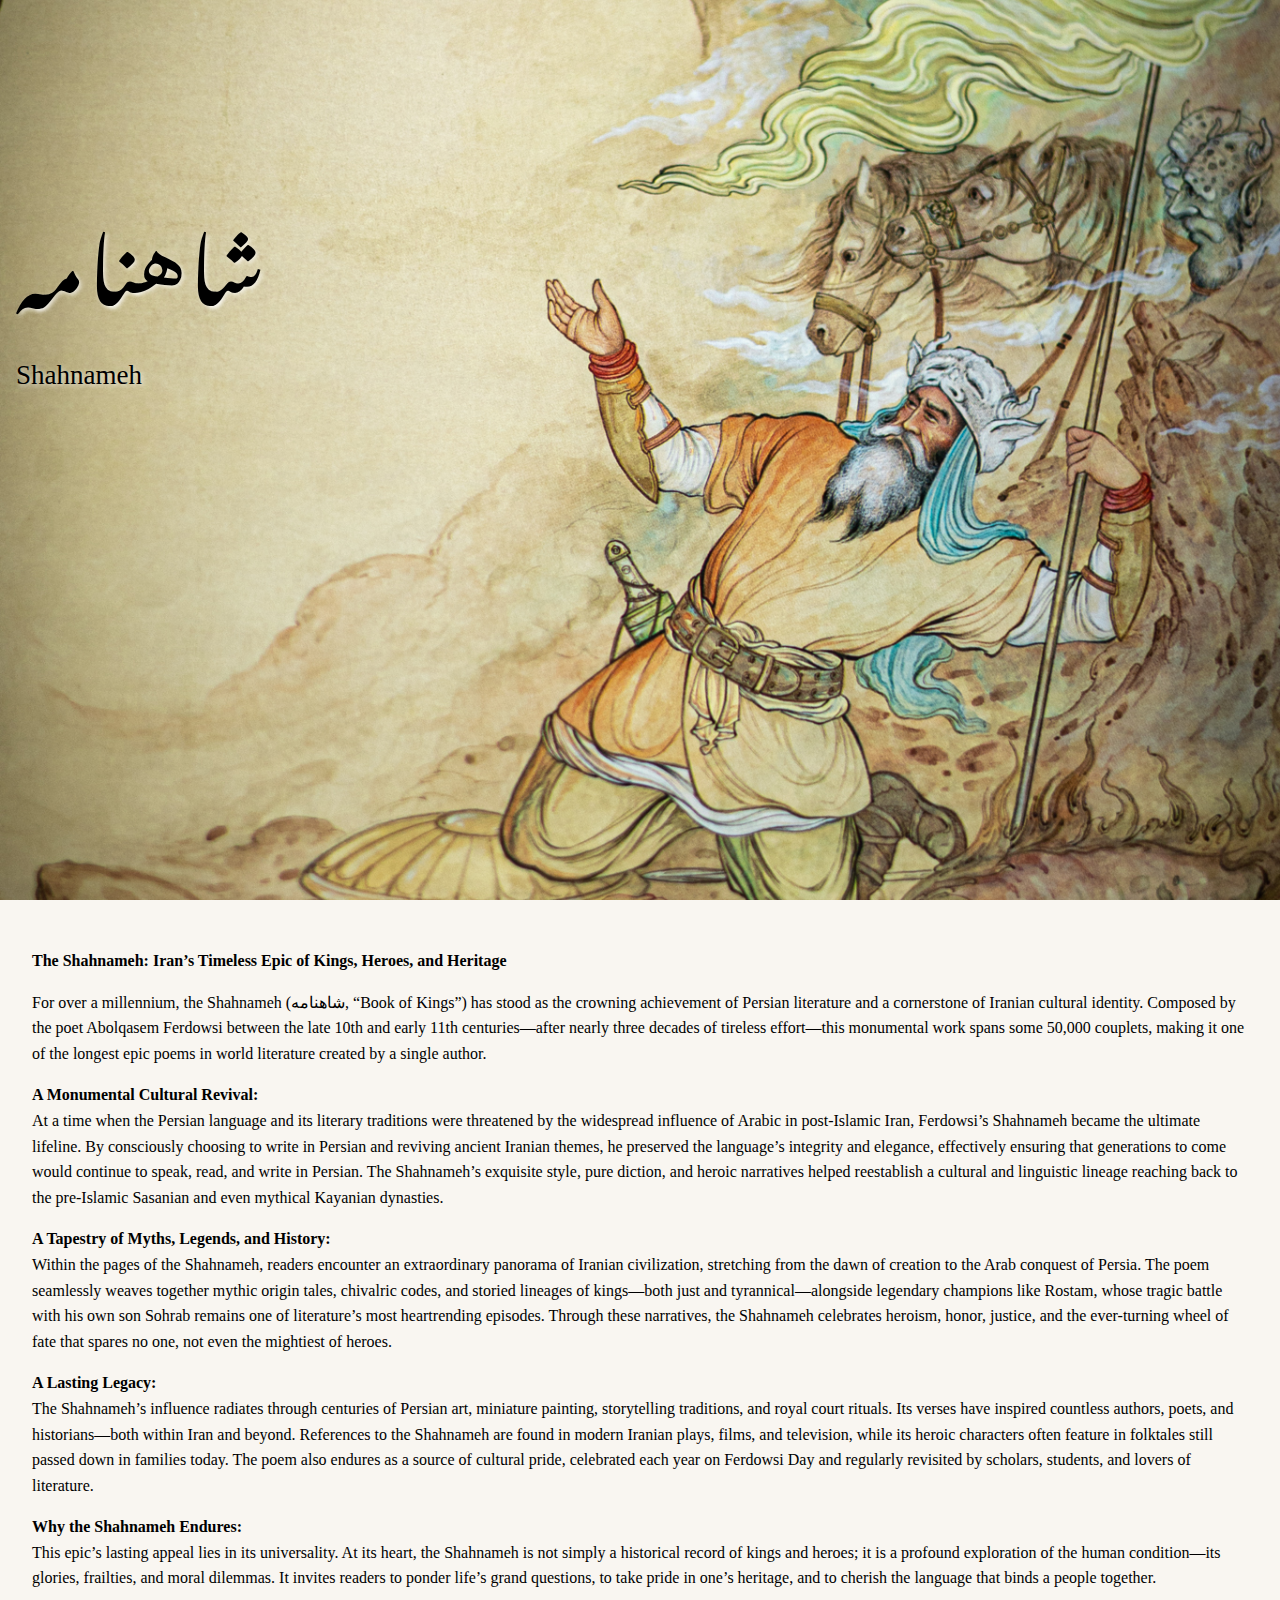
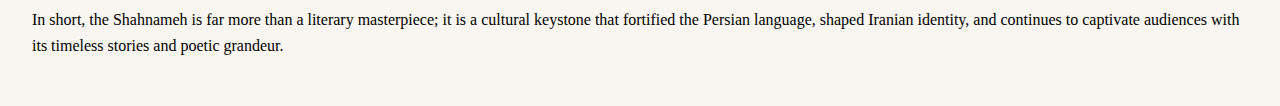
<file: shahnameh_intro.html>
<!DOCTYPE html>
<html lang="fa">
<head>
    <meta charset="UTF-8" />
    <meta name="viewport" content="width=device-width, initial-scale=1.0"/> 
    <title>Landing Page</title>
    <!-- Include the Noto Nastaliq Urdu font from Google Fonts for the title -->
    <link rel="stylesheet" href="https://fonts.googleapis.com/css?family=Noto+Nastaliq+Urdu&display=swap">
    <style>
        html, body {
            margin: 0;
            padding: 0;
        }

        /* Container for the top section with background image */
        .image-section {
            background-image: url("Shahnameh/Shahnameh.png");
            background-size: cover;
            background-position: center;
            background-repeat: no-repeat;
            height: 100vh;
            width: 100vw;
            position: relative;
        }

        /* The Shahnameh title */
        .title {
            position: absolute;
            top: 15%;
            left: 0;
            margin-left: 1rem;
            font-family: 'Noto Nastaliq Urdu', sans-serif;
            color: #000; /* Use black for visibility */
            font-size: 10vh; /* Scale with viewport height so it's large and visible */
            direction: rtl;
            z-index: 9999;
            text-shadow: 2px 2px 4px rgba(255,255,255,0.7); /* Add some contrast for visibility */
        }
        .title2 {
            position: absolute;
            top: 40%;
            left: 0;
            margin-left: 1rem;
            font-family: 'Times New Roman', sans-serif;
            color: #000; /* Use black for visibility */
            font-size: 3vh; /* Scale with viewport height so it's large and visible */
            direction: rtl;
            z-index: 9999;
            text-shadow: 2px 2px 4px rgba(255,255,255,0.7); /* Add some contrast for visibility */
        }

        /* Container for the text section */
        .text-section {
            background-color: #F9F6F1; /* bone white background */
            color: #000;
            font-family: 'Times New Roman', Times, serif;
            padding: 2rem;
            line-height: 1.6;
            /* Allow margins to adjust naturally for responsiveness */
            box-sizing: border-box;
        }

        /* Ensuring responsive font sizing */
        .text-section p {
            font-size: 1rem;
        }

        /* Basic responsiveness for text size on smaller screens */
        @media (max-width: 600px) {
            .text-section p {
                font-size: 0.95rem;
            }
        }
    </style>
</head>
<body>
    <div class="image-section">
        <div class="title">شاهنامه</div>
        <div class="title2">Shahnameh</div>
    </div>
    <div class="text-section">
        <p><strong>The Shahnameh: Iran’s Timeless Epic of Kings, Heroes, and Heritage</strong></p>

        <p>For over a millennium, the Shahnameh (شاهنامه, “Book of Kings”) has stood as the crowning achievement of Persian literature and a cornerstone of Iranian cultural identity. Composed by the poet Abolqasem Ferdowsi between the late 10th and early 11th centuries—after nearly three decades of tireless effort—this monumental work spans some 50,000 couplets, making it one of the longest epic poems in world literature created by a single author.</p>

        <p><strong>A Monumental Cultural Revival:</strong><br>
        At a time when the Persian language and its literary traditions were threatened by the widespread influence of Arabic in post-Islamic Iran, Ferdowsi’s Shahnameh became the ultimate lifeline. By consciously choosing to write in Persian and reviving ancient Iranian themes, he preserved the language’s integrity and elegance, effectively ensuring that generations to come would continue to speak, read, and write in Persian. The Shahnameh’s exquisite style, pure diction, and heroic narratives helped reestablish a cultural and linguistic lineage reaching back to the pre-Islamic Sasanian and even mythical Kayanian dynasties.</p>

        <p><strong>A Tapestry of Myths, Legends, and History:</strong><br>
        Within the pages of the Shahnameh, readers encounter an extraordinary panorama of Iranian civilization, stretching from the dawn of creation to the Arab conquest of Persia. The poem seamlessly weaves together mythic origin tales, chivalric codes, and storied lineages of kings—both just and tyrannical—alongside legendary champions like Rostam, whose tragic battle with his own son Sohrab remains one of literature’s most heartrending episodes. Through these narratives, the Shahnameh celebrates heroism, honor, justice, and the ever-turning wheel of fate that spares no one, not even the mightiest of heroes.</p>

        <p><strong>A Lasting Legacy:</strong><br>
        The Shahnameh’s influence radiates through centuries of Persian art, miniature painting, storytelling traditions, and royal court rituals. Its verses have inspired countless authors, poets, and historians—both within Iran and beyond. References to the Shahnameh are found in modern Iranian plays, films, and television, while its heroic characters often feature in folktales still passed down in families today. The poem also endures as a source of cultural pride, celebrated each year on Ferdowsi Day and regularly revisited by scholars, students, and lovers of literature.</p>

        <p><strong>Why the Shahnameh Endures:</strong><br>
        This epic’s lasting appeal lies in its universality. At its heart, the Shahnameh is not simply a historical record of kings and heroes; it is a profound exploration of the human condition—its glories, frailties, and moral dilemmas. It invites readers to ponder life’s grand questions, to take pride in one’s heritage, and to cherish the language that binds a people together.</p>

        <p>In short, the Shahnameh is far more than a literary masterpiece; it is a cultural keystone that fortified the Persian language, shaped Iranian identity, and continues to captivate audiences with its timeless stories and poetic grandeur.</p>
    </div>
</body>
</html>
</file>
